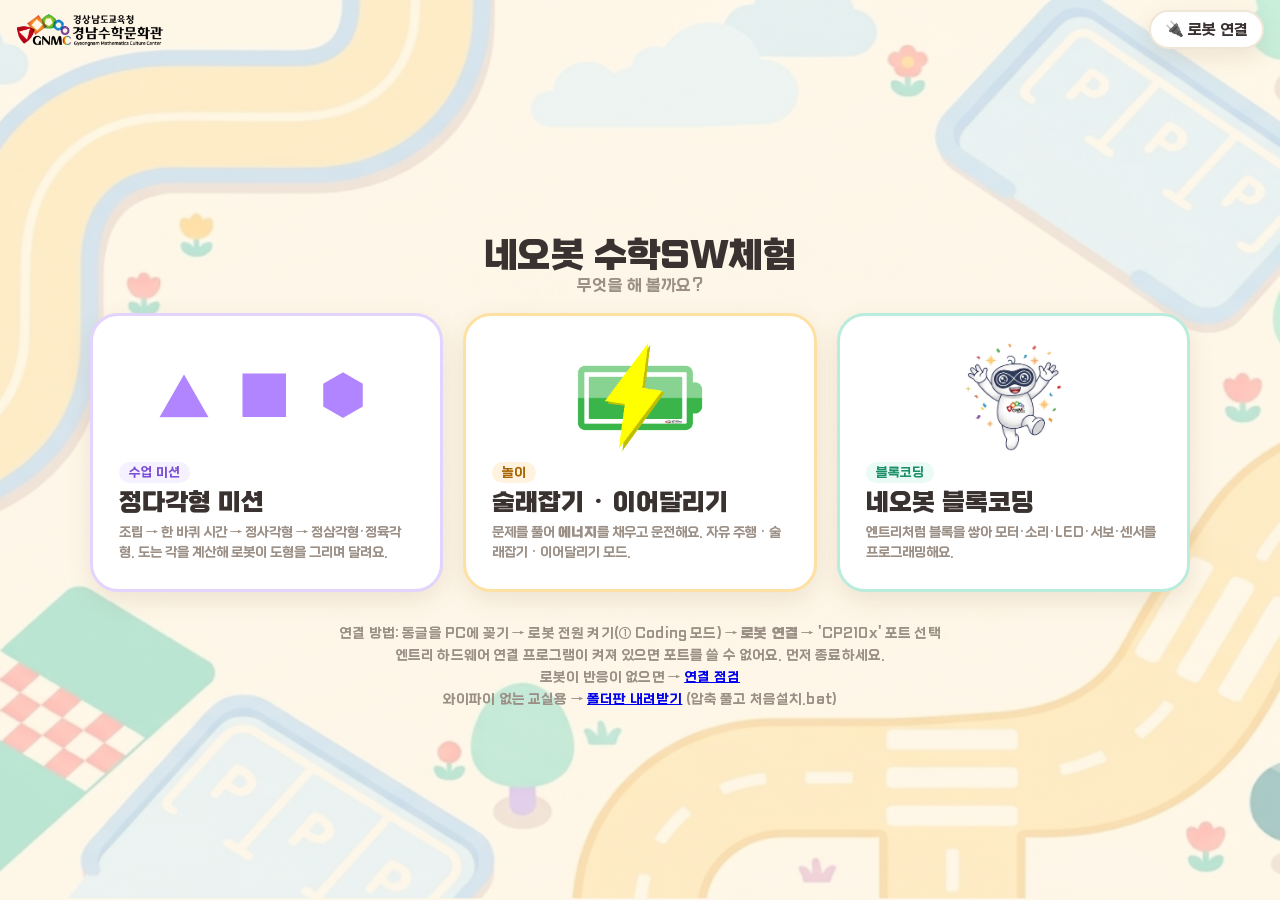
<file: index.html>
<!doctype html>
<html lang="ko">
<head>
<meta charset="utf-8" />
<meta name="viewport" content="width=device-width, initial-scale=1" />
<title>네오봇 수학SW체험</title>
<link rel="stylesheet" href="css/app.css" />
<style>
  body{background:linear-gradient(rgba(255,247,234,.6),rgba(255,247,234,.6)),url('assets/bg.png') center/cover no-repeat,var(--cream);min-height:100vh;display:flex;flex-direction:column}
  main{flex:1;display:flex;flex-direction:column;align-items:center;justify-content:center;gap:18px;padding:16px}
  h1{font-size:2.2rem;margin:0}
  .sub{color:var(--mut);margin:0}
  .cards{display:grid;grid-template-columns:repeat(auto-fit,minmax(280px,1fr));gap:20px;width:min(1100px,100%)}
  .card{background:#fff;border:3px solid var(--line);border-radius:28px;padding:26px;text-align:left;cursor:pointer;font-family:inherit;color:inherit;box-shadow:var(--shadow);transition:.15s}
  .card:hover{transform:translateY(-3px)}
  .card img{height:110px;display:block;margin:0 auto 10px}
  .card h2{margin:6px 0;font-size:1.5rem}
  .card p{margin:0;color:var(--mut);line-height:1.5}
  .c1{border-color:#ffe0a3}.c2{border-color:#b9ecdc}
  .tag{display:inline-block;font-size:.8rem;border-radius:999px;padding:3px 10px;background:#fff3e0;color:#a86400}
  .c2 .tag{background:#e9fbf4;color:#1b8f6a}
  .c3{border-color:#e2d4ff}.c3 .tag{background:#f6f1ff;color:#7a4fd6}
  .shapes{height:110px;display:flex;align-items:center;justify-content:center;margin:0 auto 10px;font-size:3.4rem;color:var(--grape);letter-spacing:.15em}
  .help{font-size:.85rem;color:var(--mut);text-align:center;line-height:1.6}
  .warnbox{background:#fff3e0;border:2px solid #ffe0a3;border-radius:14px;padding:10px 14px;font-size:.9rem}
</style>
</head>
<body>
  <div class="topbar">
    <img src="assets/gnmc-logo.png" alt="" style="height:34px" onerror="this.remove()" />
    <div style="display:flex;gap:10px;align-items:center">
      <span class="sensors" id="sens"></span>
      <button class="conn" id="nbConn">🔌 로봇 연결</button>
    </div>
  </div>
  <main>
    <div style="text-align:center">
      <h1>네오봇 수학SW체험</h1>
      <p class="sub">무엇을 해 볼까요?</p>
    </div>
    <div id="noSerial" class="warnbox hidden">이 브라우저는 로봇 연결(Web Serial)을 지원하지 않습니다. <b>크롬</b> 또는 <b>엣지</b>로 열어 주세요.</div>
    <div class="cards">
      <button class="card c3" onclick="location.href='mission.html'">
        <div class="shapes">▲ ■ ⬢</div>
        <span class="tag">수업 미션</span>
        <h2>정다각형 미션</h2>
        <p>조립 → 한 바퀴 시간 → 정사각형 → 정삼각형·정육각형. 도는 각을 계산해 로봇이 도형을 그리며 달려요.</p>
      </button>
      <button class="card c1" onclick="location.href='drive.html'">
        <img src="assets/energy.png" alt="" />
        <span class="tag">놀이</span>
        <h2>술래잡기 · 이어달리기</h2>
        <p>문제를 풀어 <b>에너지</b>를 채우고 운전해요. 자유 주행 · 술래잡기 · 이어달리기 모드.</p>
      </button>
      <button class="card c2" onclick="location.href='blocks.html'">
        <img src="assets/mascot-happy.png" alt="" />
        <span class="tag">블록코딩</span>
        <h2>네오봇 블록코딩</h2>
        <p>엔트리처럼 블록을 쌓아 모터·소리·LED·서보·센서를 프로그래밍해요.</p>
      </button>
    </div>
    <p class="help">
      연결 방법: 동글을 PC에 꽂기 → 로봇 전원 켜기(① Coding 모드) → <b>로봇 연결</b> → 'CP210x' 포트 선택<br>
      엔트리 하드웨어 연결 프로그램이 켜져 있으면 포트를 쓸 수 없어요. 먼저 종료하세요.<br>
      로봇이 반응이 없으면 → <a href="test.html">연결 점검</a><br>
      와이파이 없는 교실용 → <a href="download/neobot-folder.zip">폴더판 내려받기</a> (압축 풀고 처음설치.bat)
    </p>
  </main>
<script src="js/neobot.js"></script>
<script>
  if (!('serial' in navigator)) document.getElementById('noSerial').classList.remove('hidden');
  Neobot.mountConnectButton(document.getElementById('nbConn'));
  Neobot.on('sensor', s => {
    document.getElementById('sens').innerHTML = `배터리 <b>${s.BAT}</b>`;
  });
</script>
</body>
</html>
</file>
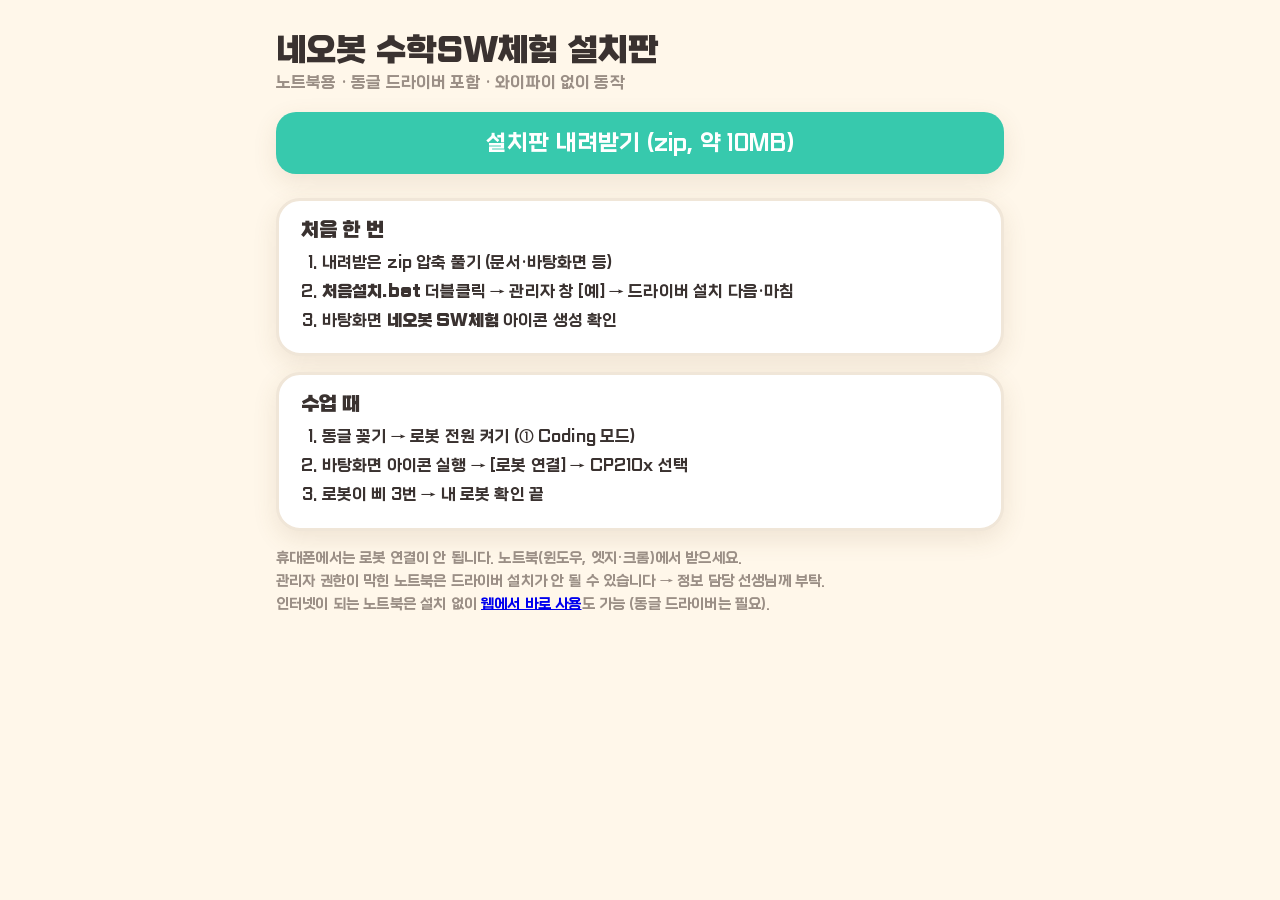
<file: download/index.html>
<!doctype html>
<html lang="ko">
<head>
<meta charset="utf-8" />
<meta name="viewport" content="width=device-width, initial-scale=1" />
<title>네오봇 수학SW체험 · 설치판 내려받기</title>
<link rel="stylesheet" href="../css/app.css" />
<style>
  /* 설치판(폴더판) 내려받기 안내 — 단축 URL로 공유하는 주소 */
  main{max-width:760px;margin:0 auto;padding:24px 16px 40px}
  h1{font-size:2rem;margin:8px 0 4px}
  .sub{color:var(--mut);margin:0 0 20px}
  .dl{display:block;text-align:center;font-size:1.4rem;padding:18px;border-radius:20px;text-decoration:none;margin:0 0 24px}
  .card{background:#fff;border:3px solid var(--line);border-radius:24px;padding:18px 22px;margin-bottom:16px;box-shadow:var(--shadow)}
  .card h2{font-size:1.2rem;margin:0 0 8px}
  ol{margin:0;padding-left:1.3em;line-height:1.8}
  .mut{color:var(--mut);font-size:.9rem;line-height:1.6}
</style>
</head>
<body>
  <main>
    <h1>네오봇 수학SW체험 설치판</h1>
    <p class="sub">노트북용 · 동글 드라이버 포함 · 와이파이 없이 동작</p>
    <a class="btn mint dl" href="neobot-folder.zip" download>설치판 내려받기 (zip, 약 10MB)</a>

    <div class="card">
      <h2>처음 한 번</h2>
      <ol>
        <li>내려받은 zip 압축 풀기 (문서·바탕화면 등)</li>
        <li><b>처음설치.bat</b> 더블클릭 → 관리자 창 [예] → 드라이버 설치 다음·마침</li>
        <li>바탕화면 <b>네오봇 SW체험</b> 아이콘 생성 확인</li>
      </ol>
    </div>

    <div class="card">
      <h2>수업 때</h2>
      <ol>
        <li>동글 꽂기 → 로봇 전원 켜기 (① Coding 모드)</li>
        <li>바탕화면 아이콘 실행 → [로봇 연결] → CP210x 선택</li>
        <li>로봇이 삐 3번 → 내 로봇 확인 끝</li>
      </ol>
    </div>

    <p class="mut">
      휴대폰에서는 로봇 연결이 안 됩니다. 노트북(윈도우, 엣지·크롬)에서 받으세요.<br>
      관리자 권한이 막힌 노트북은 드라이버 설치가 안 될 수 있습니다 → 정보 담당 선생님께 부탁.<br>
      인터넷이 되는 노트북은 설치 없이 <a href="../">웹에서 바로 사용</a>도 가능 (동글 드라이버는 필요).
    </p>
  </main>
</body>
</html>
</file>
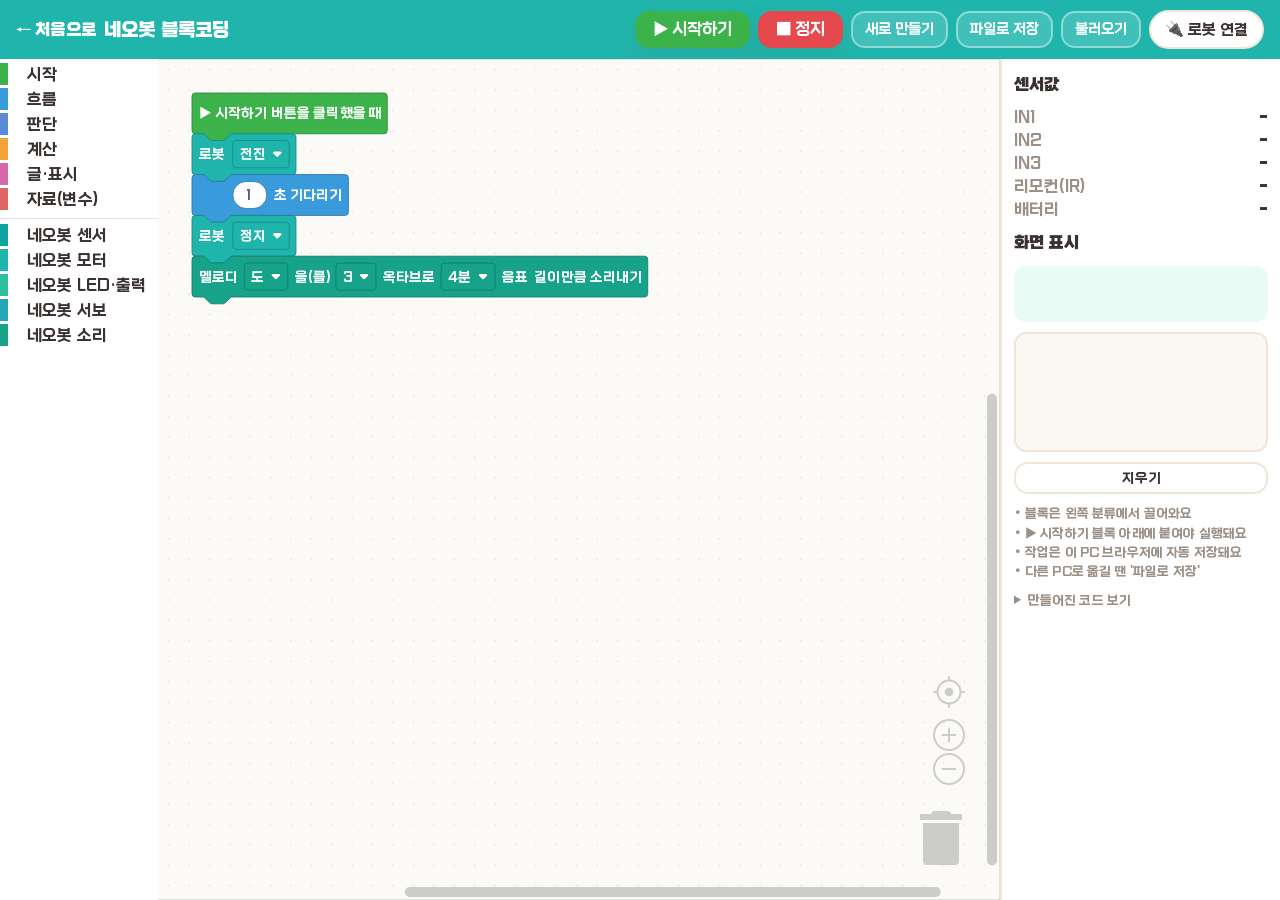
<file: blocks.html>
<!doctype html>
<html lang="ko">
<head>
<meta charset="utf-8" />
<meta name="viewport" content="width=device-width, initial-scale=1" />
<title>네오봇 블록코딩</title>
<link rel="stylesheet" href="css/app.css" />
<style>
  body{height:100vh;overflow:hidden;display:flex;flex-direction:column;background:#f6f3ee}
  .topbar{background:#1fb5ad;color:#fff}
  .topbar a{color:#fff;font-weight:700}
  .topbar .title{font-size:1.15rem;font-weight:700}
  .tools{display:flex;gap:8px;align-items:center;flex-wrap:wrap}
  .runbtn{background:#3bb34a;font-size:1.05rem;padding:9px 18px}
  .stopbtn{background:#e5484d;font-size:1.05rem;padding:9px 18px}
  .runbtn.on{box-shadow:0 0 0 4px rgba(255,255,255,.6)}
  .topbar .btn.ghost{background:rgba(255,255,255,.15);color:#fff;border-color:rgba(255,255,255,.4);padding:8px 12px;font-size:.9rem}
  .main{flex:1;min-height:0;display:flex}
  #blocklyDiv{flex:1;min-width:0;height:100%}
  .side{width:280px;flex-shrink:0;background:#fff;border-left:2px solid var(--line);display:flex;flex-direction:column;gap:10px;padding:12px;overflow:auto}
  .side h3{margin:4px 0;font-size:1rem}
  .sgrid{display:grid;grid-template-columns:auto 1fr;gap:4px 10px;font-variant-numeric:tabular-nums}
  .sgrid span{color:var(--mut)}
  .sgrid b{text-align:right}
  .outbox{background:#fbf8f3;border:2px solid var(--line);border-radius:12px;padding:8px 10px;min-height:120px;max-height:260px;overflow:auto;font-size:.95rem;line-height:1.5;white-space:pre-wrap;word-break:break-all}
  .outnow{font-size:1.6rem;font-weight:700;text-align:center;padding:8px;border-radius:12px;background:#e9fbf4;min-height:2.2em;word-break:break-all}
  .outvals{font-size:.8rem;color:var(--mut)}
  .hint{font-size:.8rem;color:var(--mut);line-height:1.5}
  .conn{box-shadow:none}
  .blocklyTreeLabel,.blocklyToolboxCategoryLabel{font-family:'Esamanru','Malgun Gothic',sans-serif!important}
  @media (max-width:800px){.side{display:none}}
</style>
</head>
<body>
  <div class="topbar">
    <div class="tools">
      <a href="index.html">← 처음으로</a>
      <span class="title">네오봇 블록코딩</span>
    </div>
    <div class="tools">
      <button class="btn runbtn" id="runBtn">▶ 시작하기</button>
      <button class="btn stopbtn" id="stopBtn">■ 정지</button>
      <button class="btn ghost" id="newBtn">새로 만들기</button>
      <button class="btn ghost" id="saveBtn">파일로 저장</button>
      <button class="btn ghost" id="loadBtn">불러오기</button>
      <input type="file" id="fileIn" accept=".json,.neobot" class="hidden" />
      <button class="conn" id="nbConn">🔌 로봇 연결</button>
    </div>
  </div>
  <div class="main">
    <div id="blocklyDiv"></div>
    <div class="side">
      <h3>센서값</h3>
      <div class="sgrid">
        <span>IN1</span><b id="sIN1">-</b>
        <span>IN2</span><b id="sIN2">-</b>
        <span>IN3</span><b id="sIN3">-</b>
        <span>리모컨(IR)</span><b id="sIR">-</b>
        <span>배터리</span><b id="sBAT">-</b>
      </div>
      <h3>화면 표시</h3>
      <div class="outnow" id="outNow"></div>
      <div class="outbox" id="outLog"></div>
      <button class="btn ghost" id="clearOut" style="font-size:.85rem;padding:6px">지우기</button>
      <div class="hint">
        • 블록은 왼쪽 분류에서 끌어와요<br>
        • ▶ 시작하기 블록 아래에 붙여야 실행돼요<br>
        • 작업은 이 PC 브라우저에 자동 저장돼요<br>
        • 다른 PC로 옮길 땐 '파일로 저장'
      </div>
      <details><summary class="hint">만들어진 코드 보기</summary><pre id="codeView" style="font-size:.7rem;white-space:pre-wrap"></pre></details>
    </div>
  </div>

<script src="vendor/blockly/blockly_compressed.js"></script>
<script src="vendor/blockly/blocks_compressed.js"></script>
<script src="vendor/blockly/javascript_compressed.js"></script>
<script src="vendor/blockly/msg/ko.js"></script>
<script src="js/neobot.js"></script>
<script src="js/blocks-def.js"></script>
<script src="js/blocks-run.js"></script>
<script>
'use strict';
(function () {
  const $ = (id) => document.getElementById(id);
  const SAVE_KEY = 'neobot-blocks-v1';

  const theme = Blockly.Theme.defineTheme('neobot', {
    base: Blockly.Themes.Classic,
    fontStyle: { family: "'Esamanru','Malgun Gothic',sans-serif", weight: '500', size: 12 },
    componentStyles: { workspaceBackgroundColour: '#fbfaf7', toolboxBackgroundColour: '#ffffff', flyoutBackgroundColour: '#eef7f6', flyoutOpacity: 1 },
  });

  const ws = Blockly.inject('blocklyDiv', {
    toolbox: window.NB_TOOLBOX,
    media: 'vendor/blockly/media/',
    theme,
    renderer: 'zelos',
    trashcan: true,
    zoom: { controls: true, wheel: true, startScale: 0.85, maxScale: 2, minScale: 0.4 },
    grid: { spacing: 24, length: 2, colour: '#e8e2d8', snap: true },
    move: { scrollbars: true, drag: true, wheel: false },
  });

  const DEFAULT = { blocks: { languageVersion: 0, blocks: [{
    type: 'nb_when_run', x: 40, y: 40,
    next: { block: { type: 'nb_robot', fields: { MOVE: '1' },
    next: { block: { type: 'nb_wait_secs', inputs: { SECS: { shadow: { type: 'math_number', fields: { NUM: 1 } } } },
    next: { block: { type: 'nb_robot', fields: { MOVE: '5' },
    next: { block: { type: 'nb_play_note', fields: { NOTE: '1', OCTAVE: '2', LEN: '4' } } } } } } } } },
  }] } };

  function loadState(obj) {
    ws.clear();
    try { Blockly.serialization.workspaces.load(obj, ws); }
    catch (e) { console.warn(e); Blockly.serialization.workspaces.load(DEFAULT, ws); }
  }
  let saved = null;
  try { saved = JSON.parse(localStorage.getItem(SAVE_KEY) || 'null'); } catch (e) {}
  loadState(saved || DEFAULT);

  let saveT = null;
  ws.addChangeListener((e) => {
    if (e.isUiEvent) return;
    clearTimeout(saveT);
    saveT = setTimeout(() => {
      try { localStorage.setItem(SAVE_KEY, JSON.stringify(Blockly.serialization.workspaces.save(ws))); } catch (err) {}
      if ($('codeView').parentElement.open) $('codeView').textContent = NBRunner.codePreview();
    }, 400);
  });
  $('codeView').parentElement.addEventListener('toggle', () => { $('codeView').textContent = NBRunner.codePreview(); });

  // 화면 표시
  function show(t) {
    $('outNow').textContent = t;
    const log = $('outLog');
    log.textContent += t + '\n';
    if (log.textContent.length > 5000) log.textContent = log.textContent.slice(-4000);
    log.scrollTop = log.scrollHeight;
  }
  $('clearOut').onclick = () => { $('outLog').textContent = ''; $('outNow').textContent = ''; };

  NBRunner.init(ws, {
    onState: (on) => { $('runBtn').classList.toggle('on', on); $('runBtn').textContent = on ? '▶ 실행 중…' : '▶ 시작하기'; },
    onShow: show,
  });
  $('runBtn').onclick = () => {
    if (!Neobot.connected) show('⚠ 로봇이 연결되지 않았어요. 블록은 실행되지만 로봇은 움직이지 않아요.');
    NBRunner.start();
  };
  $('stopBtn').onclick = () => NBRunner.stop();

  $('newBtn').onclick = () => {
    if (!confirm('지금 블록을 모두 지우고 새로 만들까요?\n(필요하면 먼저 파일로 저장하세요)')) return;
    NBRunner.stop(); loadState({ blocks: { languageVersion: 0, blocks: [{ type: 'nb_when_run', x: 40, y: 40 }] } });
  };
  $('saveBtn').onclick = () => {
    const data = JSON.stringify(Blockly.serialization.workspaces.save(ws), null, 1);
    const name = (prompt('파일 이름', '네오봇작품') || '네오봇작품').replace(/[\\/:*?"<>|]/g, '_');
    const a = document.createElement('a');
    a.href = URL.createObjectURL(new Blob([data], { type: 'application/json' }));
    a.download = name + '.neobot.json';
    a.click();
    setTimeout(() => URL.revokeObjectURL(a.href), 2000);
  };
  $('loadBtn').onclick = () => $('fileIn').click();
  $('fileIn').onchange = async () => {
    const f = $('fileIn').files[0]; if (!f) return;
    try { NBRunner.stop(); loadState(JSON.parse(await f.text())); }
    catch (e) { alert('파일을 열 수 없어요: ' + e.message); }
    $('fileIn').value = '';
  };

  // 센서 표시
  Neobot.mountConnectButton($('nbConn'));
  Neobot.on('sensor', (s) => { for (const k of ['IN1', 'IN2', 'IN3', 'IR', 'BAT']) $('s' + k).textContent = s[k]; });

  window.addEventListener('resize', () => Blockly.svgResize(ws));
  window.__ws = ws;
})();
</script>
</body>
</html>
</file>
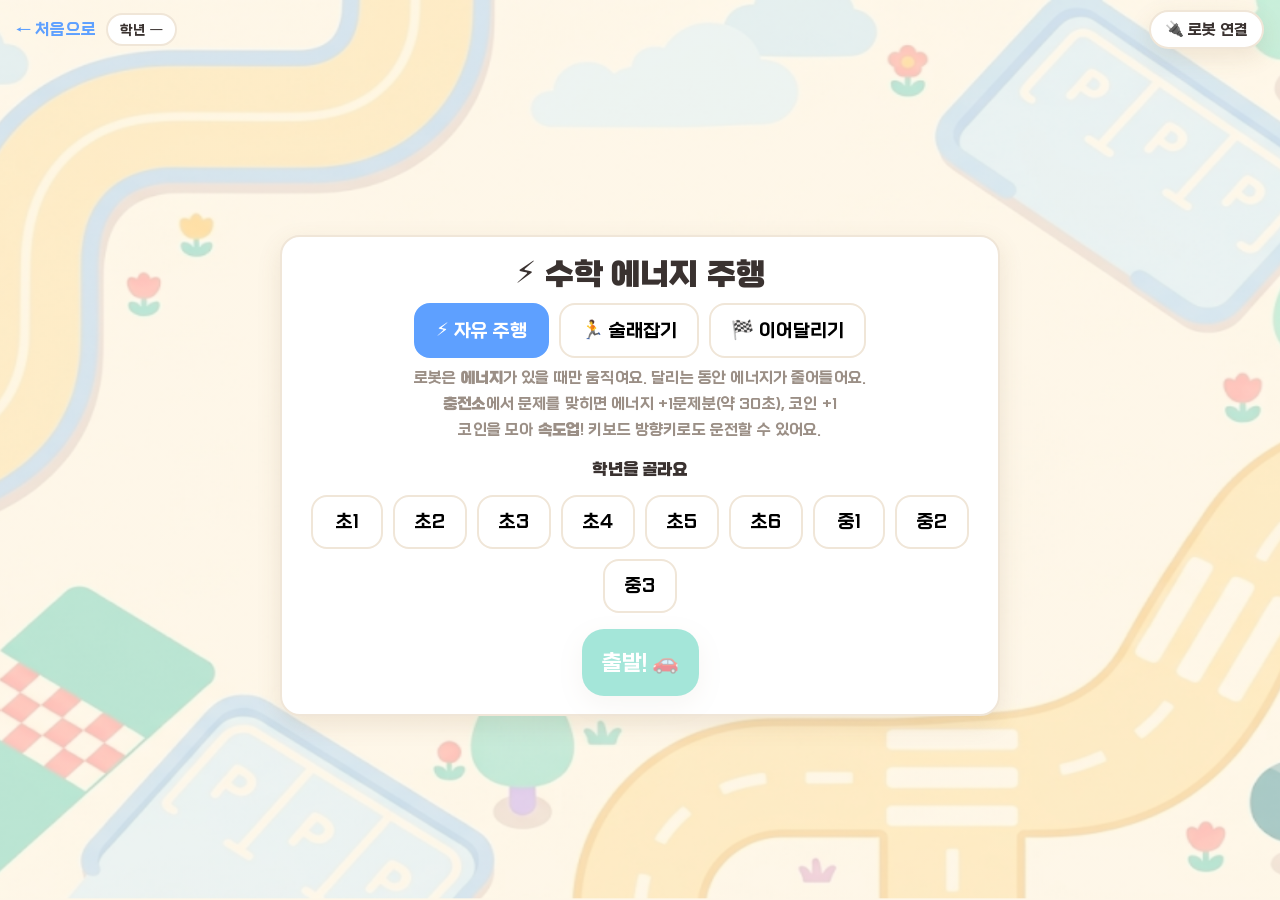
<file: drive.html>
<!doctype html>
<html lang="ko">
<head>
<meta charset="utf-8" />
<meta name="viewport" content="width=device-width, initial-scale=1, maximum-scale=1, user-scalable=no" />
<title>수학 에너지 주행</title>
<link rel="stylesheet" href="css/app.css" />
<style>
  body{background:linear-gradient(rgba(255,247,234,.6),rgba(255,247,234,.6)),url('assets/bg.png') center/cover no-repeat,var(--cream);height:100vh;overflow:hidden;display:flex;flex-direction:column;user-select:none}
  .stage{flex:1;min-height:0;display:flex;align-items:center;justify-content:center;padding:10px 18px 18px}
  .panel{background:#fff;border:2px solid var(--line);border-radius:var(--r);box-shadow:var(--shadow);padding:18px 22px}
  /* 시작 화면 */
  #startScreen{text-align:center;max-width:720px;width:100%}
  #startScreen h1{margin:0 0 6px;font-size:1.9rem}
  .grades{display:flex;gap:10px;flex-wrap:wrap;justify-content:center;margin:16px 0}
  .gradebtn{font-family:inherit;font-size:1.15rem;padding:14px 20px;border:2px solid var(--line);border-radius:16px;background:#fff;cursor:pointer;min-width:72px}
  .gradebtn.sel{background:var(--blue);color:#fff;border-color:var(--blue)}
  .rules{color:var(--mut);line-height:1.7;font-size:.95rem;margin:8px 0 16px}
  /* 게임 화면 */
  #gameScreen{display:grid;grid-template-columns:minmax(220px,300px) 1fr minmax(220px,300px);gap:18px;width:100%;max-width:1200px;align-items:center}
  .side{display:flex;flex-direction:column;gap:12px}
  .mascot{height:150px;object-fit:contain;display:block;margin:0 auto}
  .ebar{height:30px;border-radius:999px;background:#f3ece2;border:2px solid var(--line);overflow:hidden;position:relative}
  .ebar i{position:absolute;left:0;top:0;bottom:0;background:linear-gradient(90deg,#37c9ad,#7fe0b9);transition:width .2s}
  .ebar i.low{background:linear-gradient(90deg,#ff7a86,#ffb23e)}
  .ebar span{position:absolute;inset:0;display:flex;align-items:center;justify-content:center;font-weight:700;font-size:.95rem}
  .stat{display:flex;align-items:center;gap:10px;font-size:1.15rem}
  .stat img{height:38px}
  .stat b{font-size:1.5rem}
  .pad{display:grid;grid-template-columns:repeat(3,minmax(90px,140px));grid-template-rows:repeat(3,minmax(90px,140px));gap:10px;justify-content:center}
  .pad button{border:0;background:transparent;cursor:pointer;padding:0;border-radius:24px;transition:transform .05s}
  .pad button img{width:100%;height:100%;object-fit:contain;pointer-events:none}
  .pad button.pressed{transform:scale(.92);filter:brightness(.92)}
  .pad .stopbtn{background:#fff;border:3px solid var(--line);font-family:inherit;font-size:1.1rem;color:var(--mut)}
  .pad .empty{visibility:hidden}
  .bigbtn{font-size:1.35rem;padding:20px;border-radius:22px;display:flex;align-items:center;justify-content:center;gap:10px}
  .bigbtn img{height:44px}
  .speedrow{display:flex;align-items:center;justify-content:center;gap:10px;font-size:1.1rem}
  .speedrow .btn{padding:8px 16px;font-size:1.2rem}
  .dots{display:flex;gap:5px;justify-content:center}
  .dots i{width:16px;height:16px;border-radius:50%;background:#eee3d4}
  .dots i.on{background:var(--sun)}.dots i.cur{outline:3px solid var(--blue)}
  .emptymsg{font-size:1.05rem;color:var(--coral);text-align:center;min-height:1.3em;font-weight:700}
  /* 문제 */
  .prob{font-size:2rem;text-align:center;margin:8px 0 12px;font-weight:700}
  #probInput{font-family:inherit;font-size:2rem;width:100%;text-align:center;border:3px solid var(--line);border-radius:14px;padding:8px}
  .keypad{display:grid;grid-template-columns:repeat(3,1fr);gap:8px;margin-top:10px}
  .keypad button{font-family:inherit;font-size:1.5rem;padding:12px;border-radius:14px;border:2px solid var(--line);background:#fff;cursor:pointer}
  .keypad .ok{background:var(--mint);color:#fff;border-color:var(--mint)}
  .fb{min-height:1.4em;color:var(--coral);font-weight:700;text-align:center;margin-top:8px}
  /* 모드 */
  .modes{display:flex;gap:10px;flex-wrap:wrap;justify-content:center;margin:10px 0 4px}
  .only-tag,.only-relay{display:none!important}
  body.mode-tag .only-tag,body.mode-relay .only-relay{display:flex!important}
  body.mode-relay .no-relay{display:none!important}
  body.it{box-shadow:inset 0 0 0 10px #ff3b4e}
  .tagrow{gap:8px;flex-wrap:wrap;justify-content:center;align-items:center}
  .timer{font-size:2rem;font-weight:700;font-variant-numeric:tabular-nums;min-width:4ch;text-align:center}
  .timer.over{color:var(--coral)}
  .itbtn.on{background:#ff3b4e;color:#fff}
  .bigspeed{font-size:3.2rem;font-weight:700;text-align:center;color:var(--nb)}
  .relaystat{flex-direction:column;align-items:center;gap:6px;text-align:center}
  .rq{flex-direction:column;gap:8px}
  .rq .prob{font-size:1.5rem;margin:4px 0}
  #rqInput{font-family:inherit;font-size:1.8rem;width:100%;text-align:center;border:3px solid var(--line);border-radius:14px;padding:6px}
  #rqInput:disabled{background:#f3ece2}
  .small{font-size:.9rem;color:var(--mut)}
  @media (max-width:900px){#gameScreen{grid-template-columns:1fr;overflow:auto;max-height:100%}.pad{grid-template-columns:repeat(3,90px);grid-template-rows:repeat(3,90px)}}
</style>
</head>
<body>
  <div class="topbar">
    <div style="display:flex;gap:10px;align-items:center">
      <a href="index.html">← 처음으로</a>
      <span class="chip" id="gradeChip">학년 —</span>
    </div>
    <div style="display:flex;gap:10px;align-items:center">
      <span class="sensors" id="sens"></span>
      <button class="conn" id="nbConn">🔌 로봇 연결</button>
    </div>
  </div>

  <div class="stage">
    <!-- 시작 화면 -->
    <div id="startScreen" class="panel">
      <h1 id="startTitle">⚡ 수학 에너지 주행</h1>
      <div class="modes" id="modes">
        <button class="gradebtn" data-mode="free">⚡ 자유 주행</button>
        <button class="gradebtn" data-mode="tag">🏃 술래잡기</button>
        <button class="gradebtn" data-mode="relay">🏁 이어달리기</button>
      </div>
      <div class="rules" id="rulesFree">
        로봇은 <b>에너지</b>가 있을 때만 움직여요. 달리는 동안 에너지가 줄어들어요.<br>
        <b>충전소</b>에서 문제를 맞히면 에너지 +1문제분(약 30초), 코인 +1<br>
        코인을 모아 <b>속도업</b>! 키보드 방향키로도 운전할 수 있어요.
      </div>
      <div class="rules hidden" id="rulesTag">
        에너지 주행 + <b>술래잡기</b>. 잡히면 <b>[😵 잡혔어요]</b> → 문제 1개 맞히면 부활<br>
        술래 모둠은 <b>[🔴 술래]</b> · 한 판 <b>2분</b> · 최고 속도 12
      </div>
      <div class="rules hidden" id="rulesRelay">
        기다리는 동안 <b>각도 문제</b>를 풀어요. 많이 맞힐수록 출발 속도 조금 UP (8 · 9 · 10)<br>
        앞 로봇이 출발선을 통과하면 <b>[내 차례! 출발]</b> · 돌아오면 <b>[완주]</b>
      </div>
      <div><b>학년을 골라요</b></div>
      <div class="grades" id="grades"></div>
      <div style="display:flex;gap:10px;justify-content:center;flex-wrap:wrap">
        <button class="btn mint bigbtn" id="startBtn" disabled>출발! 🚗</button>
        <button class="btn ghost hidden" id="resumeBtn">이어하기 <span id="resumeInfo"></span></button>
      </div>
    </div>

    <!-- 게임 화면 -->
    <div id="gameScreen" class="hidden">
      <div class="side panel">
        <img class="mascot" id="mascot" src="assets/mascot-happy.png" alt="" />
        <div class="only-relay relaystat">
          <div class="small">출발 속도</div>
          <div class="bigspeed">속도 <span id="relaySpeed">8</span></div>
          <div>내 차례 <input id="relayOrder" class="num" inputmode="numeric" maxlength="1" style="width:56px;font-size:1.4rem;text-align:center;border:3px solid var(--line);border-radius:10px;font-family:inherit"> 번</div>
          <div class="emptymsg" id="relayPhase" style="color:var(--nb)"></div>
        </div>
        <div class="stat no-relay"><img src="assets/energy.png" alt=""><div style="flex:1"><div class="ebar"><i id="energyBar"></i><span id="energyVal">0</span></div></div></div>
        <div class="emptymsg no-relay" id="emptyMsg"></div>
        <div class="stat no-relay"><img src="assets/coin.png" alt=""> 코인 <b id="coinVal">0</b></div>
      </div>

      <div class="pad" id="pad">
        <button class="empty"></button>
        <button data-dir="up"><img src="assets/pad-up.png" alt="전진"></button>
        <button class="empty"></button>
        <button data-dir="left"><img src="assets/pad-left.png" alt="좌회전"></button>
        <button class="stopbtn" data-dir="stop">정지</button>
        <button data-dir="right"><img src="assets/pad-right.png" alt="우회전"></button>
        <button class="empty"></button>
        <button data-dir="down"><img src="assets/pad-down.png" alt="후진"></button>
        <button class="empty"></button>
      </div>

      <div class="side panel">
        <div class="only-tag tagrow">
          <button class="btn coral" id="caughtBtn" style="font-size:1.1rem;padding:12px 16px">😵 잡혔어요</button>
          <button class="btn ghost itbtn" id="itBtn" style="font-size:1.1rem;padding:12px 16px">🔴 술래</button>
        </div>
        <div class="only-tag tagrow">
          <span class="timer" id="timerVal">2:00</span>
          <button class="btn ghost" id="timerBtn">▶ 2분 시작</button>
        </div>
        <div class="only-relay rq">
          <div class="small">오늘 배운 것</div>
          <div class="prob" id="rqText"></div>
          <input id="rqInput" inputmode="numeric" autocomplete="off" />
          <button class="btn" id="rqOk">확인</button>
          <div class="fb" id="rqFb"></div>
          <div class="small">맞힌 문제 <span id="rqCount">0</span></div>
        </div>
        <button class="btn mint bigbtn only-relay" id="goBtn">🏁 내 차례! 출발</button>
        <button class="btn sun bigbtn only-relay" id="finishBtn">🏆 완주</button>
        <button class="btn sun bigbtn no-relay" id="chargeBtn"><img src="assets/charge.png" alt="">충전소 (문제 풀기)</button>
        <button class="btn bigbtn no-relay" id="upgradeBtn" style="background:var(--grape)"><img src="assets/speedup.png" alt=""><span id="upgradeText">속도업</span></button>
        <div class="speedrow no-relay"><button class="btn ghost" id="spDown">−</button> 속도 <b id="speedVal">1</b>단계 <button class="btn ghost" id="spUp">＋</button></div>
        <div class="dots no-relay" id="dots"></div>
        <button class="btn ghost" id="modeBtn" style="font-size:.85rem">모드 바꾸기</button>
        <button class="btn ghost no-relay" id="newGameBtn" style="font-size:.85rem">새 게임(처음부터)</button>
      </div>
    </div>
  </div>

  <!-- 문제 모달 -->
  <div class="modal hidden" id="probModal">
    <div class="box" style="width:380px">
      <div style="display:flex;justify-content:space-between;align-items:center"><b>⚡ 충전소</b><button class="btn ghost" id="probClose" style="padding:6px 12px">닫기</button></div>
      <div class="prob" id="probText"></div>
      <input id="probInput" inputmode="numeric" autocomplete="off" />
      <div class="keypad" id="keypad"></div>
      <div class="fb" id="probFb"></div>
    </div>
  </div>
  <div class="toast" id="toast"></div>

<script src="js/neobot.js"></script>
<script src="js/problems.js"></script>
<script src="js/angle-problems.js"></script>
<script src="js/drive.js"></script>
</body>
</html>
</file>
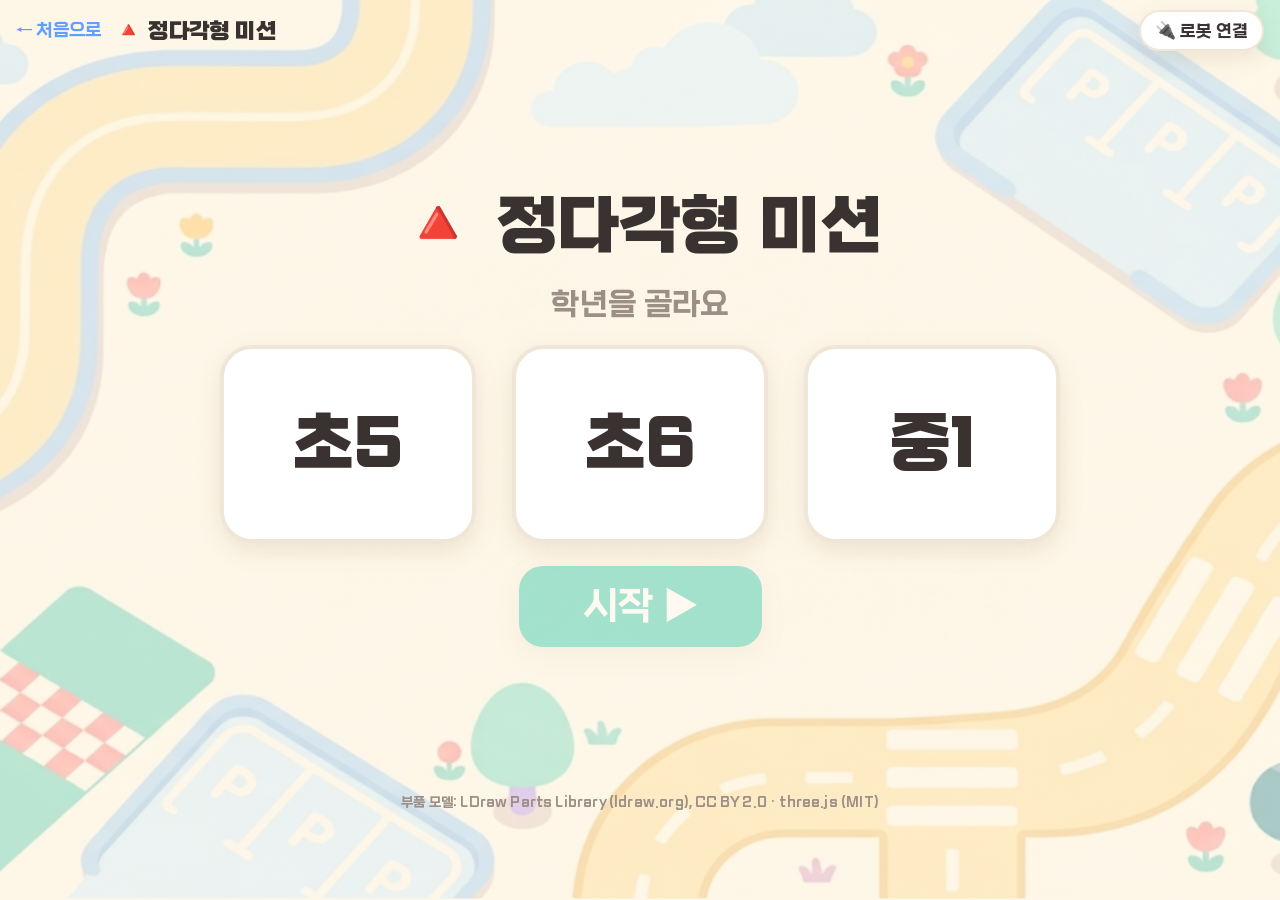
<file: mission.html>
<!doctype html>
<html lang="ko">
<head>
<meta charset="utf-8" />
<meta name="viewport" content="width=device-width, initial-scale=1" />
<title>정다각형 미션</title>
<link rel="stylesheet" href="css/app.css" />
<script type="importmap">{"imports":{"three":"./assembly/vendor/three/three.module.min.js"}}</script>
<style>
  /* 노트북 화면 폭에 맞춰 글자 전체 확대(rem 기준) */
  html{font-size:clamp(16px,1.4vw,24px)}
  body{background:linear-gradient(rgba(255,247,234,.6),rgba(255,247,234,.6)),url('assets/bg.png') center/cover no-repeat,var(--cream);min-height:100vh;display:flex;flex-direction:column}
  .title{font-size:1.2rem;font-weight:700}
  .tbadge{background:#e9fbf4;border:2px solid #b9ecdc;color:#1b8f6a;border-radius:999px;padding:6px 14px;font-weight:700}
  .teamchip{cursor:pointer;font-family:inherit;color:var(--ink)}
  /* 단계 표시줄 */
  .barwrap{display:flex;justify-content:center;align-items:center;gap:10px;flex-wrap:wrap;padding:0 16px 10px}
  #bar{display:flex;gap:6px;flex-wrap:wrap;justify-content:center;background:#fff;border:2px solid var(--line);border-radius:999px;padding:5px;box-shadow:var(--shadow);user-select:none;-webkit-user-select:none;touch-action:none}
  .st{font-family:inherit;font-size:1.1rem;padding:9px 16px;border:0;border-radius:999px;background:transparent;cursor:pointer;color:var(--ink)}
  .st.cur{background:var(--nb);color:#fff}
  .st.lock{color:#c9bfb3;cursor:default}
  .st .ck{color:#1b8f6a}.st.cur .ck{color:#fff}
  .side-btns{display:flex;gap:6px}
  .side-btns .btn{padding:8px 14px;font-size:.95rem}
  /* 본문 */
  .stage{flex:1;display:flex;justify-content:center;padding:0 16px 20px}
  .wrap{width:100%;max-width:1400px}
  .grid2{display:grid;grid-template-columns:minmax(320px,1.2fr) minmax(280px,.8fr);gap:18px;align-items:start}
  .panel{background:#fff;border:2px solid var(--line);border-radius:var(--r);box-shadow:var(--shadow);padding:18px 22px}
  .panel h2{margin:0 0 6px;font-size:1.75rem}
  .guide{color:var(--mut);margin:0 0 12px;line-height:1.6;font-size:1.15rem}
  .row{display:flex;align-items:center;gap:8px;flex-wrap:wrap;margin:10px 0}
  .big{font-size:1.25rem;padding:14px 24px;border-radius:18px}
  .pick{font-family:inherit;font-size:1.25rem;padding:.5em .9em;border:2px solid var(--line);border-radius:14px;background:#fff;cursor:pointer;color:var(--ink)}
  .pick.sel{background:var(--blue);border-color:var(--blue);color:#fff}
  .num{font-family:inherit;font-size:1.6rem;width:6.5rem;text-align:center;border:3px solid var(--line);border-radius:12px;padding:6px}
  .num.sm{width:4.6rem;font-size:1.35rem;padding:4px}
  .num:disabled{background:#f4fbf9;color:#1b8f6a;border-color:#b9ecdc}
  .q{border:2px solid var(--line);border-radius:16px;padding:12px 14px;margin:10px 0;line-height:1.6}
  .q.ok{background:#f4fbf9;border-color:#b9ecdc}
  .q .qt{font-size:1.35rem;font-weight:700}
  .fb{min-height:1.3em;font-weight:700;font-size:1.15rem}
  .fb.no{color:var(--coral)}.fb.yes{color:#1b8f6a}
  .help{background:#fff7ea;border:2px dashed #ffe0a3;border-radius:12px;padding:8px 12px;margin-top:6px;font-size:1.15rem}
  .note{background:#f6f1ff;border:2px solid #e2d4ff;border-radius:14px;padding:10px 14px;font-weight:700;margin:10px 0;font-size:1.2rem}
  .next{display:flex;justify-content:flex-end;margin-top:14px}
  .checks{display:grid;grid-template-columns:repeat(auto-fill,minmax(14rem,1fr));gap:12px}
  .checks label{display:flex;align-items:center;gap:10px;border:2px solid var(--line);border-radius:14px;padding:.7em;font-size:1.35rem;cursor:pointer}
  .checks input{width:1.3em;height:1.3em}
  .checks label.on{background:#f4fbf9;border-color:#b9ecdc}
  .photo{aspect-ratio:4/3;width:100%;max-height:52vh;border-radius:16px;background:#f6efe4;display:flex;align-items:center;justify-content:center;color:var(--mut);font-size:1.2rem;overflow:hidden;border:2px solid var(--line)}
  .photo img{width:100%;height:100%;object-fit:contain}
  .tval{font-size:3rem;font-weight:700;min-width:4.5ch;text-align:center;font-variant-numeric:tabular-nums}
  .afig{display:block;width:100%;max-width:380px;margin:4px auto 0}
  /* 코드 카드 */
  .code{background:#fbfaf7;border:2px solid var(--line);border-radius:16px;padding:14px;margin:10px 0;display:inline-block;min-width:min(420px,100%)}
  .blk{display:flex;align-items:center;gap:8px;color:#fff;font-weight:700;font-size:1.2rem;border-radius:10px;padding:8px 12px;margin:4px 0;width:max-content;max-width:100%;flex-wrap:wrap}
  .blk.start{background:#3fb24f}.blk.rep{background:#4a90e2}.blk.fw{background:var(--nb)}.blk.tr{background:#1a9b94}
  .blk .num,.blk select{font-family:inherit;font-size:1.2rem;border:0;border-radius:8px;padding:4px 6px;width:4.6rem;text-align:center;color:var(--ink);background:#fff}
  .inner{margin-left:26px;border-left:6px solid #4a90e2;padding-left:6px}
  .stars{display:flex;gap:10px;flex-wrap:wrap}
  .stars .pick{font-size:1.3rem}
  #cv{width:100%;aspect-ratio:1/1;background:#fffdf8;border:2px solid var(--line);border-radius:16px;display:block}
  .subtabs{display:flex;gap:6px;flex-wrap:wrap;margin-bottom:10px}
  .subtabs .pick{font-size:1.15rem;padding:.4em .9em}
  .subtabs .pick.lock{color:#c9bfb3;cursor:default}
  /* ① 조립 */
  .partgrid{display:grid;grid-template-columns:repeat(auto-fill,minmax(11rem,1fr));gap:14px;margin-top:6px}
  .partcard{display:flex;flex-direction:column;align-items:center;gap:6px;border:3px solid var(--line);border-radius:18px;padding:12px;cursor:pointer;font-size:1.25rem;text-align:center;background:#fff}
  .partcard img{width:100%;height:6.5rem;object-fit:contain}
  .partcard b{color:var(--nb);font-size:1.5rem}
  .partcard.on{background:#f4fbf9;border-color:var(--mint)}
  .partcard.on b::after{content:' ✓'}
  .asmgrid{display:grid;grid-template-columns:minmax(300px,.8fr) minmax(360px,1.2fr);gap:18px;align-items:stretch}
  .asmhead{display:flex;align-items:center;gap:12px;flex-wrap:wrap}
  .asmhead h2{margin:0}
  .asmno{display:inline-flex;width:2.6rem;height:2.6rem;border-radius:50%;background:var(--nb);color:#fff;font-weight:700;font-size:1.5rem;align-items:center;justify-content:center}
  .asmof{color:var(--mut);margin-left:auto}
  .asmparts{background:#e9f7f5;border-radius:16px;padding:10px 14px;margin:14px 0}
  .asmpart{display:flex;align-items:center;gap:14px;margin:6px 0;font-size:1.25rem}
  .asmpart img{width:6.5rem;height:5rem;object-fit:contain;background:#fff;border-radius:10px}
  .asmpart b{color:var(--nb);font-size:1.4rem}
  .asmlines{padding-left:1.4em;line-height:1.7;font-size:1.3rem;margin:8px 0}
  .asmnav{justify-content:space-between}
  .asmview{padding:8px;display:flex}
  .asmslot,.asmhost{width:100%;height:100%;min-height:min(64vh,680px)}
  .asmhost{position:relative;border-radius:14px;overflow:hidden}
  .asmload{display:flex;align-items:center;justify-content:center;height:100%;color:var(--mut);font-size:1.2rem}
  .asmcard{width:100%;height:auto;object-fit:contain;border-radius:14px}
  .credit{text-align:center;color:var(--mut);font-size:.75rem;padding:0 0 90px}
  @media (max-width:860px){.asmgrid{grid-template-columns:1fr}}
  /* 시작 화면 */
  .startbox{min-height:calc(100vh - 190px);display:flex;flex-direction:column;align-items:center;justify-content:center;gap:2.5vh;text-align:center}
  .startbox h1{margin:0;font-size:clamp(2.2rem,5vw,3.6rem)}
  .startsub{margin:0;color:var(--mut);font-size:clamp(1.2rem,2.4vw,1.8rem)}
  .grades{display:flex;gap:clamp(14px,3vw,36px);flex-wrap:wrap;justify-content:center}
  .gradebig{font-family:inherit;font-weight:700;font-size:clamp(2.2rem,5vw,4rem);width:clamp(150px,20vw,260px);height:clamp(120px,22vh,220px);border:4px solid var(--line);border-radius:32px;background:#fff;color:var(--ink);cursor:pointer;box-shadow:var(--shadow);transition:transform .1s}
  .gradebig:hover{transform:translateY(-3px)}
  .gradebig.sel{background:var(--blue);border-color:var(--blue);color:#fff}
  .startbtn{font-size:clamp(1.5rem,3vw,2.2rem);padding:18px 64px;border-radius:24px}
  .cards{display:grid;grid-template-columns:repeat(auto-fit,minmax(260px,1fr));gap:16px}
  .card{background:#fff;border:3px solid var(--line);border-radius:24px;padding:22px;text-align:left;cursor:pointer;font-family:inherit;color:inherit;box-shadow:var(--shadow)}
  .card h3{margin:6px 0;font-size:1.6rem}.card p{margin:0;color:var(--mut);font-size:1.1rem}
  /* 멈춤 버튼 */
  #stopBig{position:fixed;left:50%;bottom:18px;transform:translateX(-50%);z-index:40;font-size:1.6rem;padding:18px 48px;border-radius:24px;background:var(--coral);color:#fff;border:0;font-family:inherit;font-weight:700;box-shadow:0 10px 30px rgba(200,60,70,.35);cursor:pointer}
  .rec td,.rec th{padding:6px 10px;border-bottom:2px solid var(--line);text-align:left}
  .rec{border-collapse:collapse;width:100%;font-size:1.05rem}
  @media (max-width:860px){.grid2{grid-template-columns:1fr}}
</style>
</head>
<body>
  <div class="topbar">
    <div style="display:flex;gap:14px;align-items:center">
      <a href="index.html">← 처음으로</a>
      <span class="title">🔺 정다각형 미션</span>
      <span class="tbadge hidden" id="tBadge"></span>
    </div>
    <div style="display:flex;gap:10px;align-items:center">
      <button class="chip teamchip hidden" id="teamChip"></button>
      <button class="conn" id="nbConn">🔌 로봇 연결</button>
    </div>
  </div>
  <div class="barwrap hidden" id="barWrap">
    <div id="bar"></div>
    <div class="side-btns">
      <button class="btn ghost" id="advBtn">심화 ★</button>
      <button class="btn ghost" id="recBtn">기록</button>
    </div>
  </div>
  <div class="stage"><div class="wrap" id="view"></div></div>
  <div class="credit">부품 모델: LDraw Parts Library (ldraw.org), CC BY 2.0 · three.js (MIT)</div>
  <button id="stopBig" class="hidden">■ 멈춤</button>

  <div class="modal hidden" id="recModal">
    <div class="box" style="width:520px">
      <div style="display:flex;justify-content:space-between;align-items:center;margin-bottom:8px"><b style="font-size:1.3rem">기록</b>
        <button class="btn ghost" id="recClose" style="padding:6px 12px">닫기</button></div>
      <div id="recBody"></div>
      <div class="row" style="justify-content:flex-end;margin-top:14px"><button class="btn coral" id="recReset">다음 모둠 시작 (기록 지우기)</button></div>
    </div>
  </div>
  <div class="toast" id="toast"></div>

<script src="js/neobot.js"></script>
<script src="js/angle-problems.js"></script>
<script src="js/assembly-steps.js?v=20261005b"></script>
<script src="js/mission.js"></script>
</body>
</html>
</file>
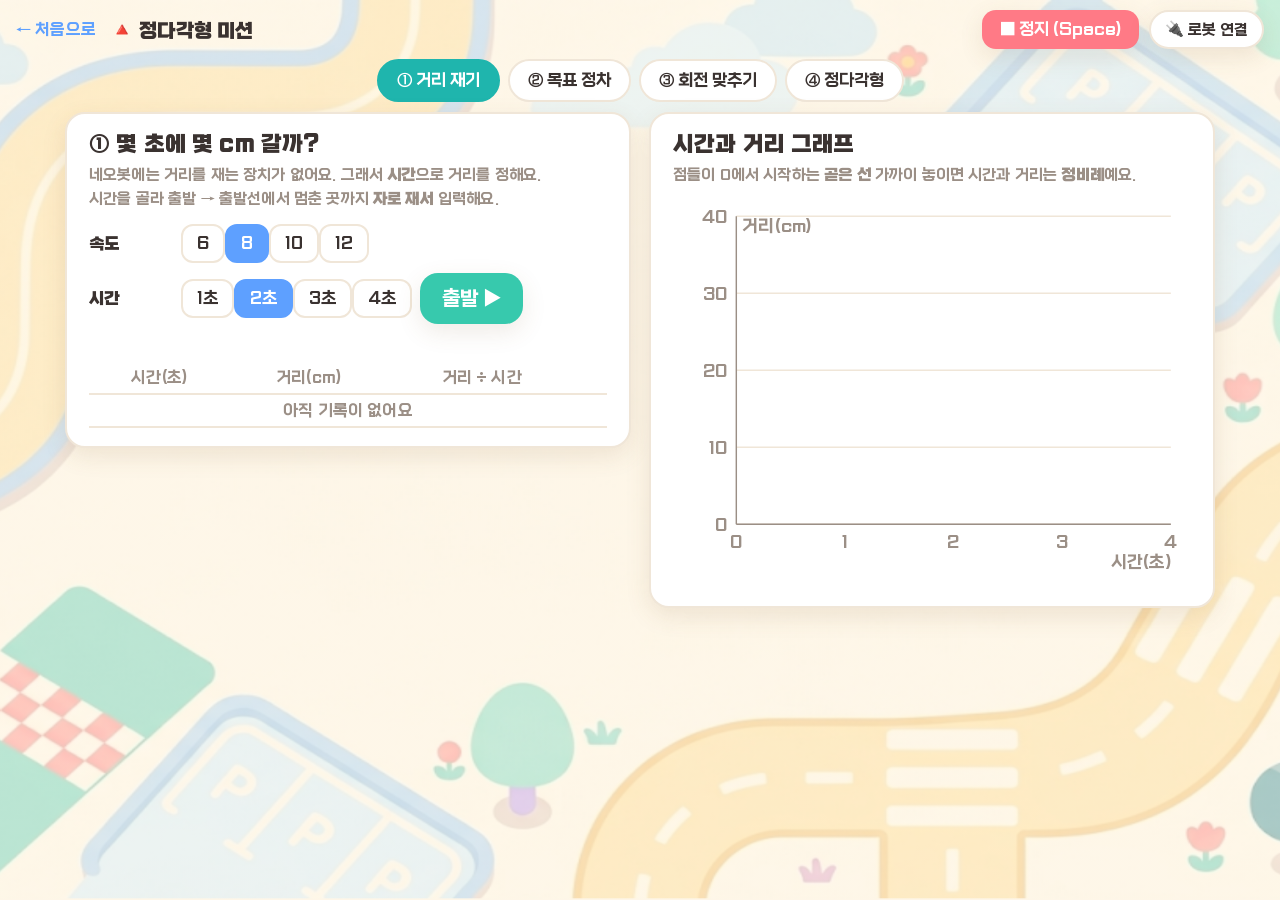
<file: polygon.html>
<!doctype html>
<html lang="ko">
<head>
<meta charset="utf-8" />
<meta name="viewport" content="width=device-width, initial-scale=1" />
<title>정다각형 미션</title>
<link rel="stylesheet" href="css/app.css" />
<style>
  body{background:linear-gradient(rgba(255,247,234,.6),rgba(255,247,234,.6)),url('assets/bg.png') center/cover no-repeat,var(--cream);min-height:100vh;display:flex;flex-direction:column}
  .title{font-size:1.2rem;font-weight:700}
  .tabs{display:flex;gap:8px;flex-wrap:wrap;justify-content:center;padding:0 16px 10px}
  .tab{font-family:inherit;font-size:1.05rem;padding:10px 18px;border:2px solid var(--line);border-radius:999px;background:#fff;cursor:pointer;color:var(--ink)}
  .tab.sel{background:var(--nb);border-color:var(--nb);color:#fff}
  .tab .ok{color:#1b8f6a}.tab.sel .ok{color:#fff}
  .stage{flex:1;display:flex;justify-content:center;padding:0 16px 18px}
  .step{display:grid;grid-template-columns:minmax(300px,1fr) minmax(300px,1fr);gap:18px;width:100%;max-width:1150px;align-items:start}
  .panel{background:#fff;border:2px solid var(--line);border-radius:var(--r);box-shadow:var(--shadow);padding:18px 22px}
  .panel h2{margin:0 0 6px;font-size:1.35rem}
  .desc{color:var(--mut);line-height:1.6;margin:0 0 12px;font-size:.95rem}
  .row{display:flex;align-items:center;gap:8px;flex-wrap:wrap;margin:10px 0}
  .lbl{min-width:84px;font-weight:700}
  .pick{font-family:inherit;font-size:1.05rem;padding:8px 14px;border:2px solid var(--line);border-radius:12px;background:#fff;cursor:pointer;color:var(--ink)}
  .pick.sel{background:var(--blue);border-color:var(--blue);color:#fff}
  .pick.done::after{content:' ✓';color:#1b8f6a}.pick.sel.done::after{color:#fff}
  .num{font-family:inherit;font-size:1.4rem;width:120px;text-align:center;border:3px solid var(--line);border-radius:12px;padding:6px}
  .big{font-size:1.25rem;padding:14px 22px;border-radius:18px}
  .q{background:#f4fbf9;border:2px solid #b9ecdc;border-radius:16px;padding:12px 14px;margin:12px 0;line-height:1.7}
  .q.lock{background:#fff7ea;border-color:#ffe0a3}
  .fb{min-height:1.4em;font-weight:700;margin-top:6px}
  .fb.no{color:var(--coral)}.fb.yes{color:#1b8f6a}
  .result{font-size:1.2rem;margin-top:10px}
  .result b{font-size:1.6rem;color:var(--nb)}
  table{border-collapse:collapse;width:100%;font-variant-numeric:tabular-nums;margin-top:8px}
  th,td{border-bottom:2px solid var(--line);padding:6px 8px;text-align:center}
  th{color:var(--mut);font-weight:500}
  td .x{border:0;background:none;color:var(--mut);cursor:pointer;font-size:1rem}
  svg text{font-family:inherit;font-size:12px;fill:var(--mut)}
  #pgCanvas{width:100%;aspect-ratio:1/1;background:#fffdf8;border:2px solid var(--line);border-radius:16px;display:block}
  .prog{font-size:1rem;background:#f6f1ff;border:2px solid #e2d4ff;border-radius:14px;padding:10px 12px;line-height:1.7}
  .stopbtn{font-size:1.05rem;padding:10px 18px}
  .busy{color:var(--nb);font-weight:700;min-height:1.3em}
  @media (max-width:820px){.step{grid-template-columns:1fr}}
</style>
</head>
<body>
  <div class="topbar">
    <div style="display:flex;gap:14px;align-items:center">
      <a href="index.html">← 처음으로</a>
      <span class="title">🔺 정다각형 미션</span>
    </div>
    <div style="display:flex;gap:10px;align-items:center">
      <span class="sensors" id="sens"></span>
      <button class="btn coral stopbtn" id="stopBtn">■ 정지 (Space)</button>
      <button class="conn" id="nbConn">🔌 로봇 연결</button>
    </div>
  </div>

  <div class="tabs" id="tabs">
    <button class="tab" data-step="1">① 거리 재기 <span class="ok" id="ok1"></span></button>
    <button class="tab" data-step="2">② 목표 정차 <span class="ok" id="ok2"></span></button>
    <button class="tab" data-step="3">③ 회전 맞추기 <span class="ok" id="ok3"></span></button>
    <button class="tab" data-step="4">④ 정다각형 <span class="ok" id="ok4"></span></button>
  </div>

  <div class="stage">
    <!-- ① 거리 재기 -->
    <div class="step" id="step1">
      <div class="panel">
        <h2>① 몇 초에 몇 cm 갈까?</h2>
        <p class="desc">네오봇에는 거리를 재는 장치가 없어요. 그래서 <b>시간</b>으로 거리를 정해요.<br>
          시간을 골라 출발 → 출발선에서 멈춘 곳까지 <b>자로 재서</b> 입력해요.</p>
        <div class="row"><span class="lbl">속도</span><span id="spPicks"></span></div>
        <div class="row"><span class="lbl">시간</span><span id="tPicks"></span>
          <button class="btn mint big" id="m1Go">출발 ▶</button></div>
        <div class="busy" id="m1Busy"></div>
        <div class="q hidden" id="m1Ask">
          <b id="m1AskT"></b> 동안 몇 cm 갔나요?
          <div class="row"><input class="num" id="m1Dist" inputmode="decimal" autocomplete="off" /> cm
            <button class="btn" id="m1Save">기록</button></div>
          <div class="fb no" id="m1Fb"></div>
        </div>
        <table><thead><tr><th>시간(초)</th><th>거리(cm)</th><th>거리 ÷ 시간</th><th></th></tr></thead><tbody id="m1Table"></tbody></table>
      </div>
      <div class="panel">
        <h2>시간과 거리 그래프</h2>
        <p class="desc">점들이 0에서 시작하는 <b>곧은 선</b> 가까이 놓이면 시간과 거리는 <b>정비례</b>예요.</p>
        <svg id="m1Graph" viewBox="0 0 360 260" style="width:100%"></svg>
        <div class="result" id="m1Result"></div>
      </div>
    </div>

    <!-- ② 목표 정차 -->
    <div class="step hidden" id="step2">
      <div class="panel">
        <h2>② 목표 지점에 딱 멈추기</h2>
        <p class="desc">①에서 구한 <b>1초에 가는 거리</b>로 몇 초 달려야 할지 계산해요.</p>
        <div class="q lock hidden" id="m2Need">먼저 <b>① 거리 재기</b>에서 기록을 1개 이상 남겨요.</div>
        <div id="m2Body">
          <div class="row"><span class="lbl">목표 거리</span><span id="dPicks"></span></div>
          <div class="q">
            1초에 <b id="m2Rate"></b> cm 가요.<br>
            <b id="m2Target"></b> cm 가려면 몇 초 달려야 할까요?
            <div class="row"><input class="num" id="m2Ans" inputmode="decimal" autocomplete="off" /> 초
              <button class="btn" id="m2Check">계산 확인</button></div>
            <div class="fb" id="m2Fb"></div>
          </div>
          <div class="row"><button class="btn mint big" id="m2Go" disabled>출발 ▶</button><span class="busy" id="m2Busy"></span></div>
        </div>
      </div>
      <div class="panel">
        <h2>생각해 보기</h2>
        <p class="desc" style="font-size:1.05rem">
          · 1초에 10cm 가는 로봇이 30cm 가려면? → 30 ÷ 10 = <b>3초</b><br>
          · 목표에 못 미쳤나요, 지나쳤나요? 왜 그럴까요?<br>
          · 출발할 때 천천히 빨라지고, 멈출 때 조금 미끄러져요.<br>
          · 바닥(책상·교실 바닥)이 바뀌면 다시 재야 할까요?</p>
      </div>
    </div>

    <!-- ③ 회전 맞추기 -->
    <div class="step hidden" id="step3">
      <div class="panel">
        <h2>③ 딱 한 바퀴(360°) 돌기</h2>
        <p class="desc">로봇 코 앞에 테이프로 표시하고, 제자리에서 <b>정확히 한 바퀴</b> 도는 시간을 찾아요.<br>
          모자라면 시간을 늘리고, 넘치면 줄여요.</p>
        <div class="row"><span class="lbl">회전 속도</span><span id="tsPicks"></span></div>
        <div class="row"><span class="lbl">시간</span>
          <button class="btn ghost" data-adj="-0.5">−0.5</button><button class="btn ghost" data-adj="-0.1">−0.1</button>
          <b id="m3Try" style="font-size:1.6rem;min-width:4.5ch;text-align:center"></b>초
          <button class="btn ghost" data-adj="0.1">+0.1</button><button class="btn ghost" data-adj="0.5">+0.5</button></div>
        <div class="row"><button class="btn mint big" id="m3Go">돌기 ↺</button>
          <button class="btn sun big" id="m3Set">이 시간이 한 바퀴!</button></div>
        <div class="busy" id="m3Busy"></div>
        <div class="result" id="m3Result"></div>
      </div>
      <div class="panel">
        <h2>90°는 몇 초?</h2>
        <div class="q lock" id="m3Need">왼쪽에서 <b>한 바퀴 시간</b>을 먼저 정해요.</div>
        <div class="q hidden" id="m3Quiz">
          한 바퀴(360°)에 <b id="m3T360"></b>초 걸려요.<br>
          90°는 한 바퀴의 몇 분의 몇일까요? 그러면 90° 도는 데 몇 초?
          <div class="row"><input class="num" id="m3Ans" inputmode="decimal" autocomplete="off" /> 초
            <button class="btn" id="m3Check">계산 확인</button></div>
          <div class="fb" id="m3Fb"></div>
          <div class="row"><button class="btn mint" id="m3Go90" disabled>90° 돌아 보기 ↺</button></div>
        </div>
      </div>
    </div>

    <!-- ④ 정다각형 -->
    <div class="step hidden" id="step4">
      <div class="panel">
        <h2>④ 정다각형 그리며 달리기</h2>
        <div class="q lock hidden" id="m4Need"></div>
        <div id="m4Body">
          <div class="row"><span class="lbl">도형</span><span id="nPicks"></span></div>
          <div class="row"><span class="lbl">한 변</span><span id="sPicks"></span></div>
          <div class="q lock" id="m4Key">
            🔑 <b id="m4KeyQ"></b>
            <div class="row"><input class="num" id="m4Ans" inputmode="numeric" autocomplete="off" /> °
              <button class="btn" id="m4Check">열쇠 확인</button></div>
            <div class="fb" id="m4Fb"></div>
          </div>
          <div class="prog hidden" id="m4Prog"></div>
          <div class="row"><button class="btn mint big" id="m4Go" disabled>🔒 주행</button><span class="busy" id="m4Busy"></span></div>
        </div>
      </div>
      <div class="panel">
        <canvas id="pgCanvas" width="600" height="600"></canvas>
        <p class="desc" id="m4Tip" style="margin-top:10px">로봇이 지나간 길이 그려져요. 실제 로봇 길과 비교해 봐요.</p>
      </div>
    </div>
  </div>
  <div class="toast" id="toast"></div>

<script src="js/neobot.js"></script>
<script src="js/polygon.js"></script>
</body>
</html>
</file>
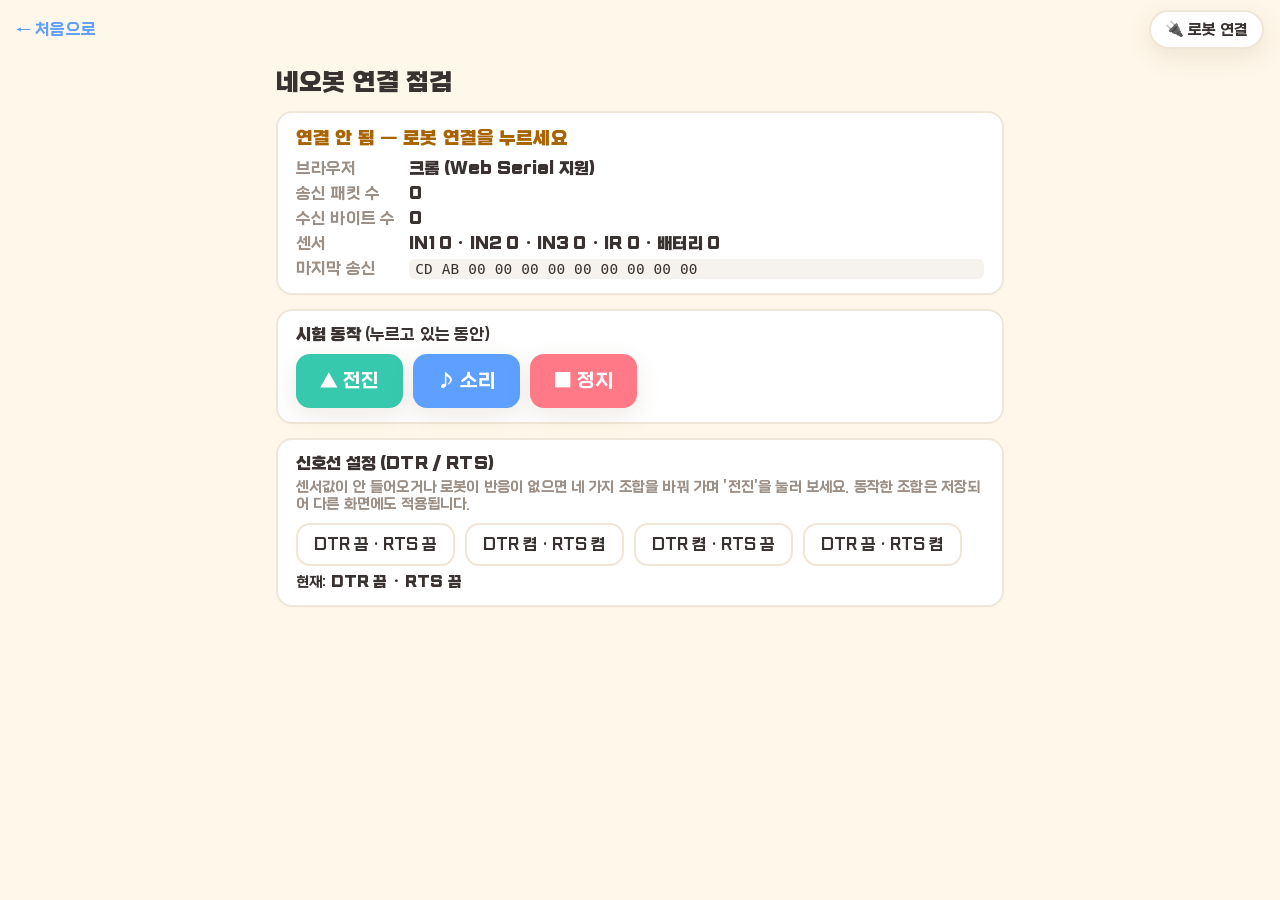
<file: test.html>
<!doctype html>
<html lang="ko">
<head>
<meta charset="utf-8" />
<meta name="viewport" content="width=device-width, initial-scale=1" />
<title>네오봇 연결 점검</title>
<link rel="stylesheet" href="css/app.css" />
<style>
  main{max-width:760px;margin:0 auto;padding:10px 16px 30px;display:flex;flex-direction:column;gap:14px}
  .box{background:#fff;border:2px solid var(--line);border-radius:16px;padding:14px 18px}
  .grid{display:grid;grid-template-columns:auto 1fr;gap:6px 14px;font-variant-numeric:tabular-nums}
  .grid span{color:var(--mut)}
  .row{display:flex;gap:10px;flex-wrap:wrap;align-items:center}
  .big{font-size:1.2rem;padding:16px 24px}
  code{background:#f6f3ee;padding:2px 6px;border-radius:6px;font-size:.9rem}
  .verdict{font-size:1.1rem;font-weight:700}
  .good{color:#1b8f6a}.bad{color:#c0392b}.mid{color:#a86400}
</style>
</head>
<body>
  <div class="topbar">
    <a href="index.html">← 처음으로</a>
    <button class="conn" id="nbConn">🔌 로봇 연결</button>
  </div>
  <main>
    <h2 style="margin:0">네오봇 연결 점검</h2>
    <div class="box">
      <div class="verdict" id="verdict">로봇 연결을 눌러 주세요</div>
      <div class="grid" style="margin-top:10px">
        <span>브라우저</span><b id="ua"></b>
        <span>송신 패킷 수</span><b id="tx">0</b>
        <span>수신 바이트 수</span><b id="rx">0</b>
        <span>센서</span><b id="sens">-</b>
        <span>마지막 송신</span><code id="pkt"></code>
      </div>
    </div>
    <div class="box">
      <b>시험 동작</b> (누르고 있는 동안)
      <div class="row" style="margin-top:10px">
        <button class="btn mint big" id="fwd">▲ 전진</button>
        <button class="btn big" id="beep">♪ 소리</button>
        <button class="btn coral big" id="stop">■ 정지</button>
      </div>
    </div>
    <div class="box">
      <b>신호선 설정 (DTR / RTS)</b>
      <p style="color:var(--mut);margin:6px 0 10px;font-size:.9rem">
        센서값이 안 들어오거나 로봇이 반응이 없으면 네 가지 조합을 바꿔 가며 '전진'을 눌러 보세요. 동작한 조합은 저장되어 다른 화면에도 적용됩니다.
      </p>
      <div class="row" id="sigRow"></div>
      <div style="margin-top:8px;font-size:.9rem">현재: <b id="sigNow"></b></div>
    </div>
  </main>
<script src="js/neobot.js"></script>
<script>
  const $ = (id) => document.getElementById(id);
  const NB = Neobot;
  const ua = navigator.userAgent;
  $('ua').textContent = (/Edg\//.test(ua) ? '엣지' : /Chrome\//.test(ua) ? '크롬' : '기타') + ('serial' in navigator ? ' (Web Serial 지원)' : ' — Web Serial 미지원');
  NB.mountConnectButton($('nbConn'));

  const hold = (el, on, off) => {
    el.addEventListener('pointerdown', (e) => { el.setPointerCapture(e.pointerId); on(); });
    el.addEventListener('pointerup', off); el.addEventListener('pointercancel', off);
  };
  hold($('fwd'), () => NB.setMotors(8, 8), () => NB.setMotors(0, 0));
  hold($('beep'), () => { NB.out.SND = NB.noteValue(1, 3); }, () => { NB.out.SND = 0; });
  $('stop').onclick = () => NB.resetOutputs();

  const combos = [[false, false], [true, true], [true, false], [false, true]];
  combos.forEach(([d, r]) => {
    const b = document.createElement('button');
    b.className = 'btn ghost';
    b.textContent = `DTR ${d ? '켬' : '끔'} · RTS ${r ? '켬' : '끔'}`;
    b.onclick = async () => {
      try { await NB.setSignals({ dataTerminalReady: d, requestToSend: r }); }
      catch (e) { alert('신호 변경 실패: ' + e.message); }
    };
    $('sigRow').appendChild(b);
  });

  setInterval(() => {
    const s = NB.status();
    $('tx').textContent = s.txCount;
    $('rx').textContent = s.rxBytes;
    $('sens').textContent = `IN1 ${NB.sensor.IN1} · IN2 ${NB.sensor.IN2} · IN3 ${NB.sensor.IN3} · IR ${NB.sensor.IR} · 배터리 ${NB.sensor.BAT}`;
    $('pkt').textContent = Array.from(NB.buildPacket()).map(x => x.toString(16).padStart(2, '0').toUpperCase()).join(' ');
    $('sigNow').textContent = `DTR ${s.signals.dataTerminalReady ? '켬' : '끔'} · RTS ${s.signals.requestToSend ? '켬' : '끔'}`;
    let v, c;
    if (!s.connected) { v = '연결 안 됨 — 로봇 연결을 누르세요'; c = 'mid'; }
    else if (s.writeStuck) { v = '송신이 막힘 — 신호선 조합을 바꿔 보세요'; c = 'bad'; }
    else if (s.rxBytes === 0) { v = '포트는 열렸지만 로봇에서 받은 데이터 없음 — 로봇 전원·페어링(파란 불)·신호선 조합 확인'; c = 'bad'; }
    else if (!s.receiving) { v = '데이터가 끊김 — 로봇 전원·거리 확인'; c = 'mid'; }
    else { v = '정상 통신 중 — 전진을 눌러 보세요'; c = 'good'; }
    $('verdict').textContent = v; $('verdict').className = 'verdict ' + c;
  }, 300);
</script>
</body>
</html>
</file>
<file: css/app.css>
@font-face{font-family:'Esamanru';src:url('../fonts/esamanru-light.woff2') format('woff2');font-weight:300;font-display:swap}
@font-face{font-family:'Esamanru';src:url('../fonts/esamanru-medium.woff2') format('woff2');font-weight:500;font-display:swap}
@font-face{font-family:'Esamanru';src:url('../fonts/esamanru-bold.woff2') format('woff2');font-weight:700;font-display:swap}
:root{--cream:#fff7ea;--ink:#3a3230;--mut:#9b8f86;--mint:#37c9ad;--sun:#ffb23e;--coral:#ff7a86;--blue:#5ea0ff;--grape:#b085ff;--line:#f0e6d8;--card:#fff;--shadow:0 8px 24px rgba(120,90,50,.12);--r:20px;--nb:#1fb5ad}
*{box-sizing:border-box;-webkit-tap-highlight-color:transparent}
html,body{height:100%;margin:0}
body{font-family:'Esamanru','Pretendard','Malgun Gothic',system-ui,sans-serif;font-weight:500;color:var(--ink);background:var(--cream);letter-spacing:.01em}
h1,h2,b{font-weight:700}
.hidden{display:none!important}
.btn{border:0;border-radius:14px;font-family:inherit;font-size:1rem;padding:10px 16px;cursor:pointer;background:var(--blue);color:#fff;box-shadow:var(--shadow)}
.btn:active{transform:translateY(2px)}
.btn:disabled{opacity:.45;cursor:default}
.btn.ghost{background:#fff;color:var(--ink);border:2px solid var(--line);box-shadow:none}
.btn.mint{background:var(--mint)}.btn.coral{background:var(--coral)}.btn.sun{background:var(--sun)}
.conn{border:2px solid var(--line);background:#fff;color:var(--ink);border-radius:999px;padding:8px 14px;font-family:inherit;font-size:.95rem;cursor:pointer;box-shadow:var(--shadow)}
.conn.ok{border-color:#b9ecdc;color:#1b8f6a}
.conn.warn{border-color:#ffe0a3;color:#a86400}
.topbar{display:flex;align-items:center;justify-content:space-between;gap:10px;flex-wrap:wrap;padding:10px 16px}
.topbar a{color:var(--blue);text-decoration:none}
.chip{background:#fff;border:2px solid var(--line);border-radius:999px;padding:6px 12px;font-size:.85rem;white-space:nowrap}
.sensors{font-variant-numeric:tabular-nums;font-size:.85rem;color:var(--mut)}
.sensors b{color:var(--ink);display:inline-block;min-width:3ch;text-align:right}
.modal{position:fixed;inset:0;background:rgba(40,30,20,.45);display:flex;align-items:center;justify-content:center;z-index:50}
.modal .box{background:#fff;border-radius:24px;padding:22px 26px;min-width:320px;max-width:92vw;box-shadow:0 20px 50px rgba(0,0,0,.25)}
.toast{position:fixed;left:50%;top:18%;transform:translateX(-50%) scale(.9);background:#fff;border:3px solid var(--sun);border-radius:18px;padding:12px 22px;font-size:1.3rem;font-weight:700;opacity:0;pointer-events:none;transition:.2s;z-index:60}
.toast.show{opacity:1;transform:translateX(-50%) scale(1)}
</file>
